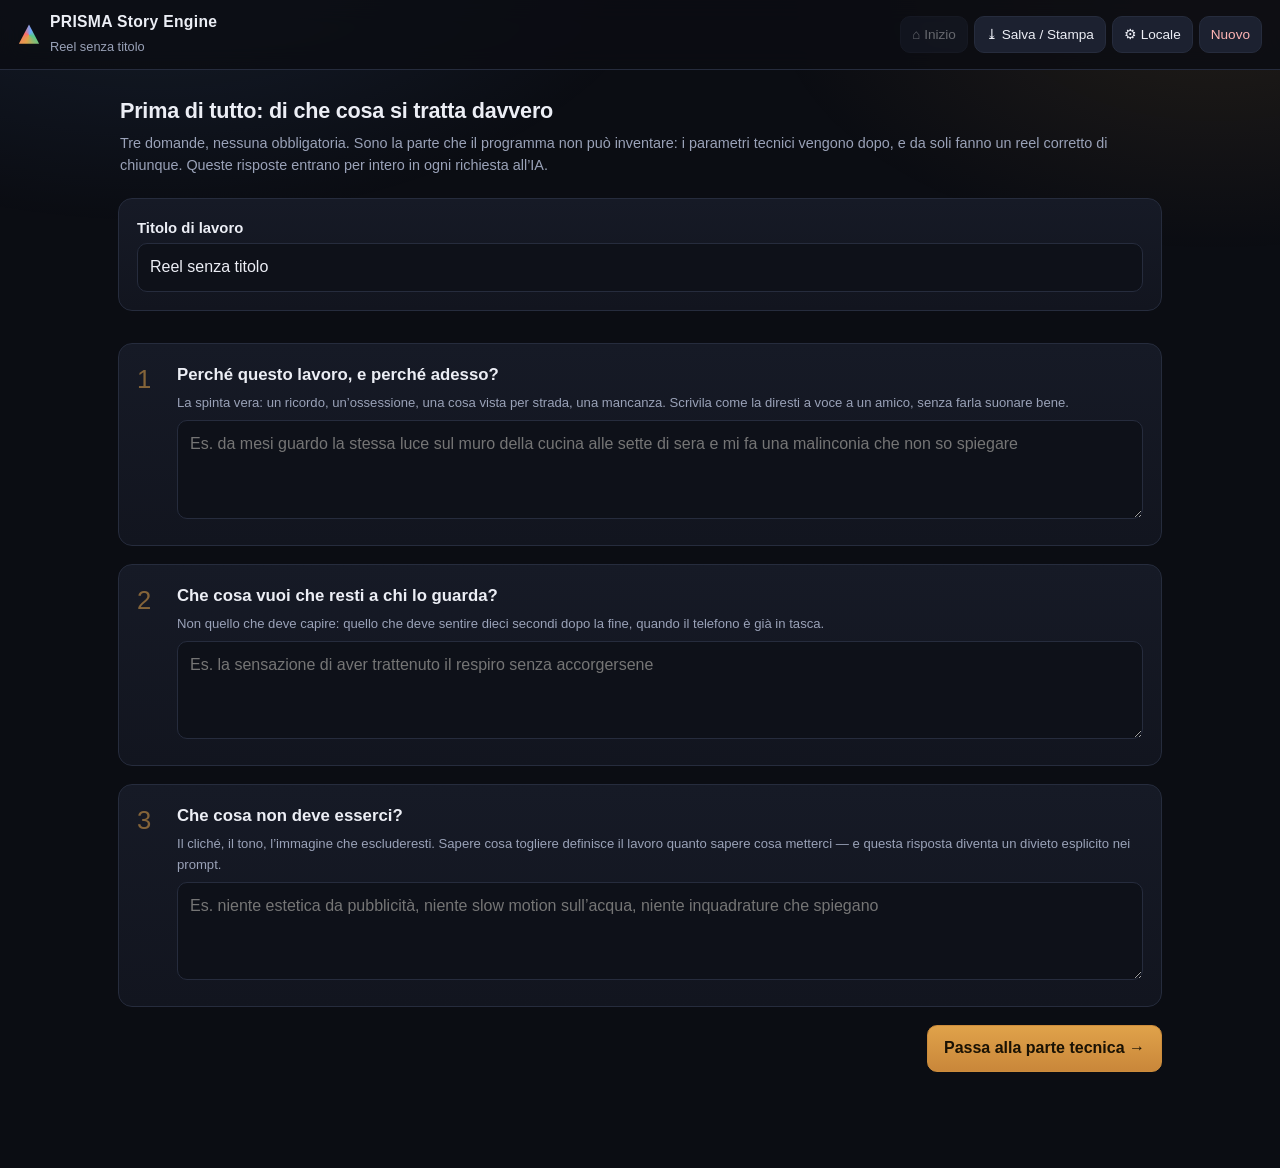
<file: prisma-story-engine/index.html>
<!doctype html>
<html lang="it">
<head>
  <meta charset="utf-8" />
  <meta name="viewport" content="width=device-width, initial-scale=1, viewport-fit=cover" />
  <meta name="color-scheme" content="dark light" />
  <meta name="description" content="Costruisci la struttura narrativa di un reel verticale 9:16 partendo da colore, luce, scala, movimento e ritmo." />
  <title>PRISMA Story Engine</title>
  <link rel="stylesheet" href="./styles/base.css" />
  <link rel="stylesheet" href="./styles/components.css" />
  <link rel="stylesheet" href="./styles/print.css" media="print" />
  <link rel="icon" href="data:image/svg+xml,<svg xmlns='http://www.w3.org/2000/svg' viewBox='0 0 32 32'><polygon points='16,3 29,27 3,27' fill='none' stroke='%23e0a24a' stroke-width='2.5'/></svg>" />
</head>
<body>
  <header id="toolbar" class="toolbar"></header>
  <main id="view" class="view"></main>
  <div id="toast" class="toast" role="status" aria-live="polite"></div>
  <script type="module" src="./src/main.js"></script>
</body>
</html>
</file>
<file: prisma-story-engine/styles/base.css>
:root {
  --bg: #0b0d13;
  --bg-2: #12151f;
  --card: #161a26;
  --card-2: #1c2130;
  --line: #262c3d;
  --fg: #eceef5;
  --muted: #9aa2b8;
  --accent: #e0a24a;
  --accent-2: #6ea8ff;
  --error: #ff6b6b;
  --warn: #e8b84b;
  --ok: #57c98b;
  --radius: 14px;
  --gap: 18px;
  --maxw: 1080px;
  color-scheme: dark;
}

* { box-sizing: border-box; }

html, body {
  margin: 0;
  padding: 0;
  background: var(--bg);
  color: var(--fg);
  font: 16px/1.55 ui-sans-serif, -apple-system, "Segoe UI", Inter, Roboto, sans-serif;
  -webkit-text-size-adjust: 100%;
}

body::before {
  content: '';
  position: fixed;
  inset: 0;
  pointer-events: none;
  background:
    radial-gradient(60vw 50vh at 12% -10%, rgba(110, 168, 255, .12), transparent 70%),
    radial-gradient(50vw 40vh at 95% 0%, rgba(224, 162, 74, .10), transparent 70%);
  z-index: 0;
}

.view {
  position: relative;
  z-index: 1;
  max-width: var(--maxw);
  margin: 0 auto;
  padding: 24px 18px 96px;
  display: flex;
  flex-direction: column;
  gap: var(--gap);
}

h1, h2, h3, h4 { margin: 0 0 .35em; line-height: 1.2; font-weight: 650; letter-spacing: -.01em; }
h2 { font-size: 1.35rem; }
h3 { font-size: 1.1rem; }
h4 { font-size: 1.02rem; }
p { margin: 0 0 .6em; }
p:last-child { margin-bottom: 0; }

.muted { color: var(--muted); font-size: .9rem; }
.no-print { }
.print-only { display: none; }

a { color: var(--accent-2); }

body.is-busy { cursor: progress; }
body.is-busy .btn { opacity: .6; pointer-events: none; }

@media (max-width: 640px) {
  .view { padding: 16px 12px 84px; }
  h2 { font-size: 1.18rem; }
}
</file>
<file: prisma-story-engine/styles/components.css>
/* ---------- toolbar ---------- */
.toolbar {
  position: sticky;
  top: 0;
  z-index: 10;
  display: flex;
  flex-wrap: wrap;
  gap: 12px;
  align-items: center;
  justify-content: space-between;
  padding: 10px 18px;
  background: rgba(11, 13, 19, .82);
  backdrop-filter: blur(12px);
  border-bottom: 1px solid var(--line);
}
.brand {
  display: flex; align-items: center; gap: 10px; text-align: left;
  font: inherit; color: inherit; background: none; border: none; padding: 0; cursor: pointer;
  border-radius: 10px;
}
.brand:hover strong { color: var(--accent); }
.brand:focus-visible { outline: 2px solid var(--accent-2); outline-offset: 4px; }
.brand strong { display: block; font-size: .98rem; letter-spacing: .02em; }
.brand .muted { font-size: .8rem; }
.logo {
  width: 22px; height: 22px; flex: none;
  background: conic-gradient(from 200deg, var(--accent), #ff6b6b, var(--accent-2), var(--ok), var(--accent));
  clip-path: polygon(50% 4%, 96% 92%, 4% 92%);
}
.toolbar-actions { display: flex; flex-wrap: wrap; gap: 6px; }

/* ---------- bottoni ---------- */
.btn {
  font: inherit;
  border: 1px solid var(--line);
  background: var(--card-2);
  color: var(--fg);
  padding: 10px 16px;
  border-radius: 10px;
  cursor: pointer;
  transition: background .15s, border-color .15s, transform .06s;
}
.btn:hover { background: #232a3d; border-color: #36405a; }
.btn:active { transform: translateY(1px); }
.btn-sm { padding: 7px 11px; font-size: .85rem; }
.btn-primary { background: linear-gradient(180deg, var(--accent), #c9873a); border-color: #cc8c3c; color: #1a1204; font-weight: 620; }
.btn-primary:hover { filter: brightness(1.07); background: linear-gradient(180deg, var(--accent), #c9873a); }
.btn-ghost { background: transparent; }
.btn-danger { color: #ffb4b4; }
.btn:disabled { opacity: .4; cursor: default; }
.btn:disabled:hover { background: var(--card-2); border-color: var(--line); }

/* ---------- card / form ---------- */
.card {
  background: linear-gradient(180deg, var(--card), var(--bg-2));
  border: 1px solid var(--line);
  border-radius: var(--radius);
  padding: 18px;
}
.section-head { padding: 4px 2px; }
.row { display: grid; grid-template-columns: 1fr 1fr; gap: 14px; }
@media (max-width: 560px) { .row { grid-template-columns: 1fr; } }

.wizard { display: flex; flex-direction: column; gap: var(--gap); }
.field { display: block; margin-bottom: 14px; }
.field:last-child { margin-bottom: 0; }
.field-label { display: block; font-weight: 600; font-size: .93rem; margin-bottom: 3px; }
.field-hint { display: block; color: var(--muted); font-size: .82rem; margin-bottom: 7px; }

input[type=text], input[type=password], textarea, select {
  width: 100%;
  font: inherit;
  color: var(--fg);
  background: #0e1119;
  border: 1px solid var(--line);
  border-radius: 10px;
  padding: 11px 12px;
}
textarea { resize: vertical; }
input:focus, textarea:focus, select:focus { outline: 2px solid var(--accent-2); outline-offset: 1px; border-color: transparent; }
input[type=color] { width: 100%; height: 46px; padding: 3px; background: #0e1119; border: 1px solid var(--line); border-radius: 10px; }

.toggle { display: flex; align-items: center; gap: 9px; margin-top: 10px; font-size: .92rem; cursor: pointer; }
.toggle input { width: 18px; height: 18px; accent-color: var(--accent); }

.gradient-preview { height: 46px; border-radius: 10px; margin-top: 14px; border: 1px solid var(--line); }
.gradient-label { margin-top: 8px; }

.range-wrap { display: flex; align-items: center; gap: 12px; }
.range-wrap input[type=range] { flex: 1; accent-color: var(--accent); }
.range-out { font-variant-numeric: tabular-nums; font-weight: 650; min-width: 3.4em; text-align: right; }

.rhythm-grid { display: grid; grid-template-columns: repeat(auto-fit, minmax(150px, 1fr)); gap: 10px; margin-bottom: 16px; }
.rhythm {
  display: flex; flex-direction: column; gap: 2px;
  padding: 11px 12px; border: 1px solid var(--line); border-radius: 11px;
  background: #0e1119; cursor: pointer;
}
.rhythm input { position: absolute; opacity: 0; pointer-events: none; }
.rhythm span { color: var(--muted); font-size: .82rem; }
.rhythm em { color: var(--accent); font-size: .78rem; font-style: normal; }
.rhythm:has(input:checked) { border-color: var(--accent); background: rgba(224, 162, 74, .09); }

.actions { display: flex; flex-wrap: wrap; gap: 10px; justify-content: flex-end; }

/* ---------- scelta a due vie (palette) ---------- */
.choice-grid { display: grid; grid-template-columns: repeat(auto-fit, minmax(210px, 1fr)); gap: 10px; margin-bottom: 16px; }
.choice {
  position: relative;
  display: flex; flex-direction: column; gap: 2px;
  padding: 11px 12px; border: 1px solid var(--line); border-radius: 11px;
  background: #0e1119; cursor: pointer;
}
.choice input { position: absolute; opacity: 0; pointer-events: none; }
.choice span { color: var(--muted); font-size: .82rem; }
.choice:has(input:checked) { border-color: var(--accent); background: rgba(224, 162, 74, .09); }

/* ---------- le tre domande di partenza ---------- */
.roots .question { position: relative; padding-left: 58px; }
.question-n {
  position: absolute; left: 18px; top: 16px;
  font-size: 1.6rem; font-weight: 300; color: var(--accent); opacity: .55;
  font-variant-numeric: tabular-nums;
}
.question-q { font-size: 1.05rem; font-weight: 620; margin-bottom: 5px; }
@media (max-width: 560px) {
  .roots .question { padding-left: 18px; padding-top: 46px; }
  .question-n { top: 12px; font-size: 1.35rem; }
}

/* ---------- pannello esporta ---------- */
.export-list { display: flex; flex-direction: column; gap: 4px; margin: 14px 0 18px; }
.export-row {
  display: flex; flex-wrap: wrap; gap: 10px; align-items: center; justify-content: space-between;
  padding: 12px 0; border-bottom: 1px solid var(--line);
}
.export-row .field-hint { margin: 2px 0 0; }
.export-actions { display: flex; flex-wrap: wrap; gap: 6px; }
.export-paste { display: flex; flex-direction: column; gap: 8px; padding-top: 12px; }

/* ---------- strutture ---------- */
.structure-grid { display: grid; grid-template-columns: repeat(auto-fit, minmax(280px, 1fr)); gap: 14px; }
.structure { display: flex; flex-direction: column; gap: 8px; position: relative; }
.structure.is-suggested { border-color: rgba(224, 162, 74, .55); }
.badge {
  position: absolute; top: -10px; left: 14px;
  background: var(--accent); color: #171103;
  font-size: .72rem; font-weight: 650; padding: 3px 9px; border-radius: 99px;
}
.tagline { color: var(--fg); font-size: .95rem; font-style: italic; }
.reasons { margin: 4px 0 10px; padding-left: 18px; display: flex; flex-direction: column; gap: 6px; }
.reasons li { font-size: .88rem; color: #c6cbdb; }
.structure .btn { margin-top: auto; }

/* ---------- piano ---------- */
.plan-head { display: flex; flex-wrap: wrap; gap: 12px; justify-content: space-between; align-items: flex-start; }
.plan-head-actions { display: flex; gap: 8px; }
.tabs { display: flex; gap: 4px; border-bottom: 1px solid var(--line); overflow-x: auto; }
.tab {
  font: inherit; background: none; border: none; color: var(--muted);
  padding: 10px 14px; cursor: pointer; border-bottom: 2px solid transparent; white-space: nowrap;
}
.tab.is-active { color: var(--fg); border-bottom-color: var(--accent); }
.panel { display: flex; flex-direction: column; gap: 14px; }

.act-head {
  display: flex; justify-content: space-between; align-items: baseline; gap: 10px;
  margin: 14px 0 0; padding-bottom: 6px; border-bottom: 1px solid var(--line);
  text-transform: uppercase; letter-spacing: .08em; font-size: .8rem;
}

/* ---------- shot ---------- */
.shot { display: flex; flex-direction: column; gap: 12px; scroll-margin-top: 170px; }
.shot.role-svolta { border-color: rgba(224, 162, 74, .45); }
.shot.role-chiusura { border-color: rgba(110, 168, 255, .35); }
.shot-head { display: grid; grid-template-columns: 56px 1fr auto; gap: 12px; align-items: start; }
.shot-color {
  width: 56px; height: 74px; border-radius: 8px;
  display: flex; flex-direction: column; align-items: center; justify-content: center; gap: 2px;
  font-size: .62rem; text-align: center; padding: 4px; line-height: 1.15;
}
.shot-color strong { font-size: 1.15rem; }
.shot-title h4 { margin: 4px 0 2px; }
.funzione { color: var(--muted); font-size: .88rem; }
.shot-dur { text-align: right; white-space: nowrap; }
.shot-dur strong { display: block; font-size: 1.1rem; font-variant-numeric: tabular-nums; }
.shot-dur .muted { font-size: .76rem; }

.pill { display: inline-block; font-size: .7rem; letter-spacing: .06em; text-transform: uppercase; padding: 2px 8px; border-radius: 99px; background: #232a3d; color: var(--muted); }
.pill-svolta { background: rgba(224, 162, 74, .18); color: var(--accent); }
.pill-apertura { background: rgba(110, 168, 255, .16); color: var(--accent-2); }
.pill-chiusura { background: rgba(87, 201, 139, .15); color: var(--ok); }

.shot-grid { display: grid; grid-template-columns: repeat(auto-fit, minmax(170px, 1fr)); gap: 10px 16px; margin: 0; }
.shot-meta dt { color: var(--muted); font-size: .74rem; text-transform: uppercase; letter-spacing: .06em; }
.shot-meta dd { margin: 2px 0 0; font-size: .9rem; }

.links { display: flex; flex-direction: column; gap: 6px; border-left: 2px solid var(--line); padding-left: 12px; }
.link { display: flex; gap: 8px; font-size: .85rem; color: #c6cbdb; margin: 0; }
.link-tag { flex: none; color: var(--accent-2); font-size: .72rem; text-transform: uppercase; letter-spacing: .05em; padding-top: 2px; min-width: 82px; }
.alt { display: flex; gap: 8px; font-size: .85rem; color: var(--muted); }
.alt-tag { flex: none; color: var(--accent); font-size: .72rem; text-transform: uppercase; letter-spacing: .05em; padding-top: 2px; min-width: 82px; }
.shot-actions { display: flex; justify-content: flex-end; }

@media (max-width: 560px) {
  .toolbar { padding: 8px 12px; }
  .toolbar .btn-sm { padding: 6px 9px; font-size: .8rem; }
  .shot-head { grid-template-columns: 46px 1fr; }
  .shot-color { width: 46px; height: 62px; }
  .shot-dur { grid-column: 2; text-align: left; }
  .link-tag, .alt-tag { min-width: 68px; }
}

/* ---------- timeline ---------- */
.act-bar { display: flex; gap: 3px; }
.act-seg {
  flex: 1 1 0; min-width: 0; padding: 6px 8px; border-radius: 8px 8px 0 0;
  background: #1a1f2e; font-size: .74rem; display: flex; flex-direction: column; overflow: hidden; white-space: nowrap;
}
.act-seg span { overflow: hidden; text-overflow: ellipsis; }
.act-1 { border-top: 2px solid var(--accent-2); }
.act-2 { border-top: 2px solid var(--accent); }
.act-3 { border-top: 2px solid var(--ok); }

.strip-wrap { position: relative; }
.strip { display: flex; gap: 2px; height: 82px; }
.strip-seg {
  flex: 1 1 0; min-width: 6px; border: none; padding: 6px 2px; cursor: pointer;
  display: flex; flex-direction: column; align-items: center; justify-content: space-between;
  font: inherit; font-size: .7rem; overflow: hidden; border-radius: 4px;
}
.strip-seg:hover { outline: 2px solid #fff6; outline-offset: -2px; }
.strip-n { font-weight: 700; }
.strip-scale { font-size: .5rem; letter-spacing: -1px; opacity: .75; }
.curve { position: absolute; inset: 0; width: 100%; height: 82px; pointer-events: none; color: #fff; opacity: .85; }
.ruler { display: flex; justify-content: space-between; font-size: .74rem; color: var(--muted); margin-top: 4px; }

.frames { display: flex; gap: 8px; overflow-x: auto; padding: 6px 2px 12px; }
.frame {
  flex: none; width: 92px; aspect-ratio: 9 / 16; border-radius: 10px; border: 1px solid #0006;
  cursor: pointer; font: inherit; position: relative; padding: 8px;
  display: flex; flex-direction: column; justify-content: space-between; align-items: flex-start;
}
.frame-n { font-weight: 700; font-size: .8rem; }
.frame-scale { display: block; height: 3px; background: currentColor; opacity: .7; border-radius: 2px; }
.frame-info { display: flex; flex-direction: column; font-size: .68rem; line-height: 1.25; text-align: left; }
.frame-info em { font-style: normal; opacity: .8; }

/* ---------- analisi ---------- */
.score-row { display: flex; gap: 10px; }
.score { flex: 1; padding: 12px; border-radius: 12px; border: 1px solid var(--line); background: var(--card); text-align: center; }
.score strong { display: block; font-size: 1.5rem; }
.score span { font-size: .78rem; color: var(--muted); }
.score-error strong { color: var(--error); }
.score-warn strong { color: var(--warn); }
.score-ok strong { color: var(--ok); }

.diag { display: flex; flex-direction: column; gap: 8px; }
.diag-item { display: flex; gap: 12px; padding: 12px 14px; border-radius: 12px; background: var(--card); border: 1px solid var(--line); }
.diag-item p { font-size: .88rem; color: #c6cbdb; margin: 3px 0 0; }
.diag-icon { flex: none; width: 22px; height: 22px; border-radius: 50%; display: grid; place-items: center; font-size: .8rem; font-weight: 700; }
.diag-error { border-color: rgba(255, 107, 107, .35); }
.diag-error .diag-icon { background: rgba(255, 107, 107, .18); color: var(--error); }
.diag-warn .diag-icon { background: rgba(232, 184, 75, .16); color: var(--warn); }
.diag-ok .diag-icon { background: rgba(87, 201, 139, .15); color: var(--ok); }
.diag-refs { display: flex; flex-wrap: wrap; gap: 6px; }
.chip { font: inherit; font-size: .76rem; padding: 3px 9px; border-radius: 99px; background: #232a3d; color: var(--fg); border: none; cursor: pointer; }

.notes { display: flex; flex-direction: column; gap: 10px; padding-left: 20px; }
.notes li { font-size: .92rem; color: #d3d8e6; }

/* ---------- shooting ---------- */
.shoot-head { position: sticky; top: 52px; z-index: 5; display: flex; justify-content: space-between; align-items: center; padding: 10px 0; background: var(--bg); }
.progress { height: 5px; background: #1a1f2e; border-radius: 99px; overflow: hidden; }
.progress-bar { height: 100%; background: linear-gradient(90deg, var(--accent-2), var(--accent)); transition: width .2s; }
.shoot-list { display: flex; flex-direction: column; gap: 10px; margin-top: 12px; }
.shoot-item {
  display: grid; grid-template-columns: 28px 38px 1fr; gap: 12px; align-items: start;
  padding: 14px; border: 1px solid var(--line); border-radius: 12px; background: var(--card); cursor: pointer;
}
.shoot-item.is-done { opacity: .45; }
.shoot-item input { width: 26px; height: 26px; accent-color: var(--ok); }
.shoot-dot { width: 38px; height: 38px; border-radius: 9px; display: grid; place-items: center; font-weight: 700; }
.shoot-body strong { font-size: 1.02rem; }
.shoot-tech { font-size: .86rem; color: var(--accent); margin: 3px 0 0; }
.shoot-light { font-size: .84rem; color: var(--muted); margin: 2px 0 0; }
.shoot-alt { font-size: .8rem; color: #7f879d; margin: 4px 0 0; }

/* ---------- modale, toast ---------- */
.modal {
  border: 1px solid var(--line); background: var(--card); color: var(--fg);
  border-radius: var(--radius); padding: 22px;
  max-width: 480px; width: calc(100vw - 32px);
  max-height: 86dvh; overflow-y: auto;   /* su schermi bassi i pulsanti devono restare raggiungibili */
}
.modal::backdrop { background: rgba(5, 6, 10, .7); }
.toast {
  position: fixed; left: 50%; bottom: 22px; transform: translate(-50%, 20px);
  background: #232a3d; border: 1px solid var(--line); color: var(--fg);
  padding: 10px 18px; border-radius: 99px; font-size: .88rem;
  opacity: 0; pointer-events: none; transition: opacity .2s, transform .2s; z-index: 50;
}
.toast.is-visible { opacity: 1; transform: translate(-50%, 0); }

/* ---------- ponte copia-incolla ---------- */
/* Il ponte tiene l'app "in attesa" finché non incolli: il modale deve restare
   interattivo, altrimenti la regola body.is-busy disattiva anche i suoi pulsanti. */
dialog.modal .btn,
dialog.modal input,
dialog.modal textarea,
dialog.modal select { pointer-events: auto; opacity: 1; }

.modal-wide { max-width: 640px; }
.bridge-head { margin-bottom: 16px; }
.bridge-step { margin-bottom: 18px; }
.bridge-step h3 { font-size: .95rem; margin-bottom: 8px; }
.bridge-prompt, .bridge-answer {
  width: 100%; font: 12px/1.5 ui-monospace, SFMono-Regular, Menlo, monospace;
  background: #0e1119; color: #c6cbdb; border: 1px solid var(--line);
  border-radius: 10px; padding: 10px 12px; resize: vertical;
}
.bridge-prompt { color: #9aa2b8; }
.bridge-actions { display: flex; flex-wrap: wrap; gap: 8px; margin-top: 10px; }
.bridge-actions .btn { text-decoration: none; }
.bridge-status { font-size: .85rem; color: var(--muted); margin-top: 8px; }
.bridge-status.is-good { color: var(--ok); }
.bridge-status.is-bad { color: var(--warn); }

.bridge-report { display: flex; flex-direction: column; gap: 10px; border-color: rgba(110, 168, 255, .35); }
.bridge-report ul { margin: 0; padding-left: 20px; display: flex; flex-direction: column; gap: 6px; }
.bridge-report li { font-size: .88rem; color: #c6cbdb; }
.bridge-report .report-warn { color: var(--warn); }
.bridge-report .report-ok { color: var(--ok); }
.bridge-report .btn { align-self: flex-end; }

/* ---------- storyboard (Google Flow) ---------- */
.storyboard { display: flex; flex-direction: column; gap: 14px; border-color: rgba(224, 162, 74, .35); }
.sb-head h3 { margin: 0 0 4px; }
.sb-head p { margin: 0; }
.sb-block { display: flex; flex-direction: column; gap: 8px; padding: 12px; background: #0e1119; border: 1px solid var(--line); border-radius: 10px; }
.sb-block-head { display: flex; flex-wrap: wrap; gap: 10px; justify-content: space-between; align-items: flex-start; }
.sb-block-head > div { flex: 1 1 260px; min-width: 0; }
.sb-block-head strong { display: block; }
.sb-block-head .field-hint { margin: 2px 0 0; }
.sb-preview {
  margin: 0; padding: 10px 12px; max-height: 8em; overflow: auto;
  font: 11px/1.55 ui-monospace, SFMono-Regular, Menlo, monospace;
  color: #c6cbdb; background: #0b0d13; border: 1px solid var(--line); border-radius: 8px;
  white-space: pre-wrap; word-wrap: break-word;
}

.shot-sb { display: flex; flex-wrap: wrap; gap: 6px; padding-top: 8px; border-top: 1px dashed var(--line); }
.shot-sb .copy-btn { flex: 1 1 200px; }
.copy-btn.is-copied { color: var(--ok); border-color: rgba(87, 201, 139, .5); }

.badge-inline {
  display: inline-block; margin-left: 10px; vertical-align: middle;
  background: rgba(110, 168, 255, .16); color: var(--accent-2);
  font-size: .68rem; font-weight: 650; letter-spacing: .04em; text-transform: uppercase;
  padding: 3px 9px; border-radius: 99px;
}
</file>
<file: prisma-story-engine/styles/print.css>
/* Stampa / PDF: esce il piano completo, senza controlli. */
@page { margin: 14mm; }

body { background: #fff !important; color: #111 !important; }
body::before { display: none !important; }
.toolbar, .tabs, .no-print, .toast, .plan-head-actions, .shot-actions, .frames, .modal { display: none !important; }
.panel { display: none !important; }
.print-only { display: block !important; }

.view { max-width: none; padding: 0; gap: 8px; }
.card, .shot {
  background: #fff !important;
  border: 1px solid #ccc !important;
  break-inside: avoid;
  page-break-inside: avoid;
  margin-bottom: 6px;
  padding: 10px 12px;
}
.plan-head h2 { font-size: 16pt; }
.muted, .funzione, .link, .alt { color: #444 !important; }
.act-head { border-bottom: 1px solid #999; color: #000; margin-top: 10px; }
.shot-color { print-color-adjust: exact; -webkit-print-color-adjust: exact; }
.pill { background: #eee !important; color: #333 !important; }
.links { border-left-color: #ccc !important; }
h2, h3, h4 { color: #000; }
a { color: #000; text-decoration: none; }
</file>
